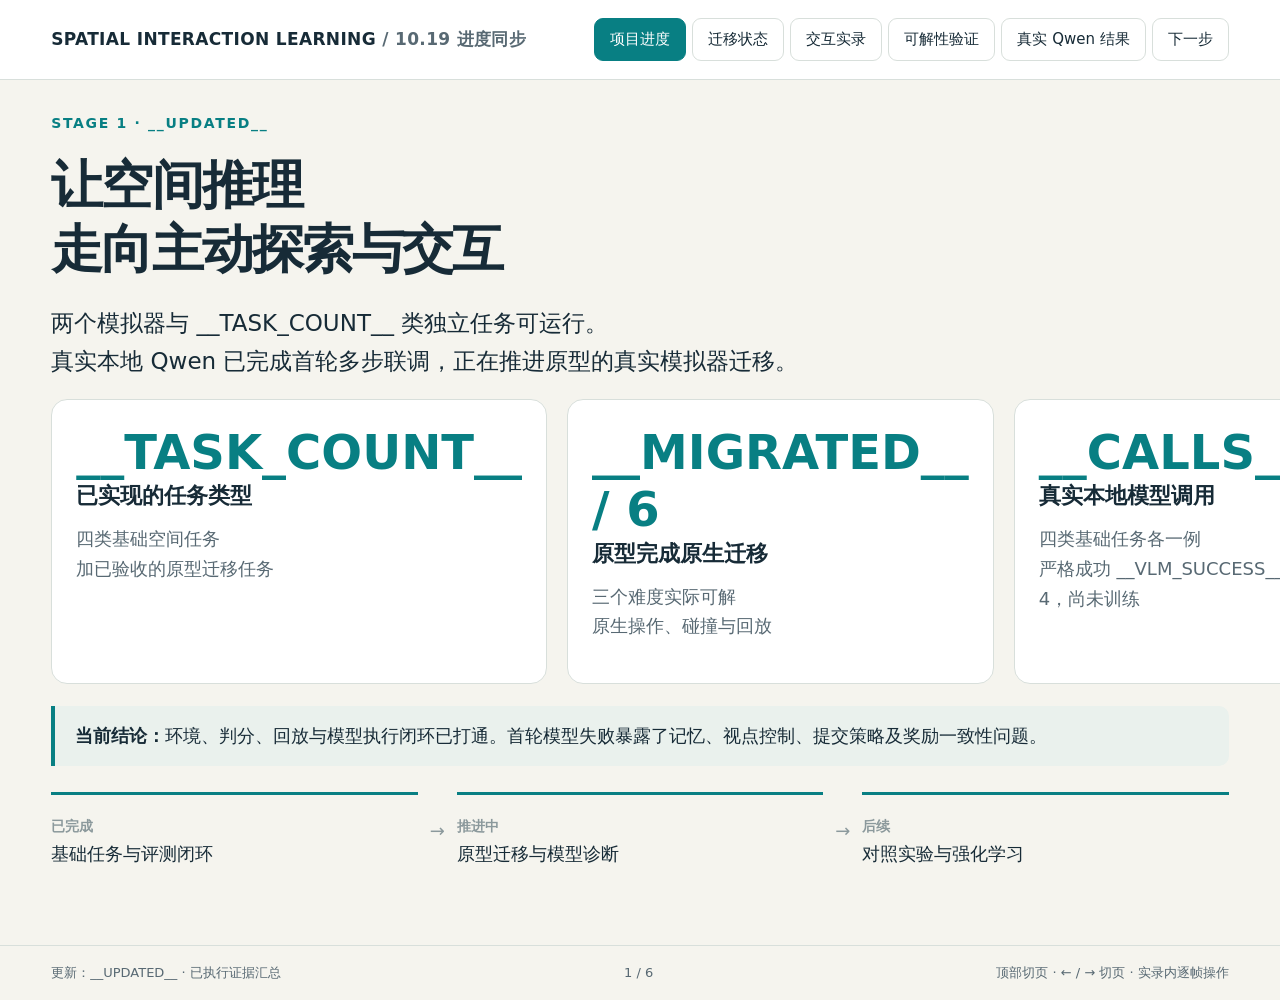
<file: scripts/experiments/stage1_meeting_template.html>
<!doctype html>
<html lang="zh-CN"><head><meta charset="utf-8"><meta name="viewport" content="width=device-width,initial-scale=1">
<title>Spatial Interaction Learning · 阶段进度</title>
<style>
:root{--bg:#f5f4ee;--ink:#172b37;--muted:#586973;--accent:#087f83;--line:#d8dfdb;--warm:#ae541b}*{box-sizing:border-box}body{margin:0;background:var(--bg);color:var(--ink);font:18px/1.65 system-ui,"PingFang SC","Microsoft YaHei",sans-serif}header{display:flex;align-items:center;justify-content:space-between;padding:18px 4vw;background:#fff;border-bottom:1px solid var(--line);gap:20px}header strong{font-size:17px;letter-spacing:.02em}nav{display:flex;gap:6px;flex-wrap:wrap}button{font:inherit;cursor:pointer;border:1px solid var(--line);border-radius:9px;background:#fff;color:var(--ink);padding:8px 15px}button:hover{border-color:var(--accent)}button.active,button.primary{background:var(--accent);color:white;border-color:var(--accent)}button:disabled{opacity:.4;cursor:default}nav button{font-size:15px}main{max-width:1400px;margin:0 auto;padding:32px 4vw 50px}.slide{display:none}.slide.active{display:block}h1{font-size:clamp(34px,4.1vw,62px);line-height:1.22;letter-spacing:-.035em;margin:18px 0 24px}h2{font-size:clamp(28px,3vw,40px);line-height:1.3;margin:5px 0 20px}h3{font-size:22px;line-height:1.4;margin:0 0 12px}p{margin:0 0 18px}.eyebrow{font-size:14px;font-weight:750;color:var(--accent);letter-spacing:.12em}.lead{font-size:23px;max-width:920px}.muted,small{color:var(--muted)}.grid{display:grid;gap:20px}.three{grid-template-columns:repeat(3,1fr)}.two{grid-template-columns:1fr 1fr}.card{background:#fff;border:1px solid var(--line);border-radius:16px;padding:24px}.number{font-size:48px;font-weight:750;line-height:1.2;color:var(--accent)}.tag{display:inline-block;font-size:13px;font-weight:650;padding:4px 10px;border-radius:20px;background:#e3efeb;color:#12666a;margin:0 6px 8px 0}.tag.warn{color:var(--warm);background:#fff0df}.note{padding:15px 20px;border-left:4px solid var(--accent);background:#eaf1ed;border-radius:0 10px 10px 0;margin:22px 0}.warning{background:#fff0df;border-color:#b96429;color:#713e1e}.flow{display:flex;gap:12px;align-items:center;margin:26px 0}.flow div{flex:1;border-top:3px solid var(--accent);padding-top:15px}.flow span{color:#8b999c}.status{font-size:14px;color:var(--accent);font-weight:bold}.pending{color:var(--warm)}table{width:100%;border-collapse:collapse;background:white;border-radius:12px;overflow:hidden;margin:20px 0}th,td{text-align:left;padding:15px 20px;border-bottom:1px solid var(--line)}th{background:#e7eeea}td strong{color:var(--accent)}.foot{font-size:14px;color:var(--muted);margin-top:22px}.tabs{display:flex;gap:9px;flex-wrap:wrap;margin:18px 0}.demo-grid{display:grid;grid-template-columns:minmax(0,1.5fr) minmax(290px,1fr);gap:24px}.screen{background:#192432;border-radius:12px;position:relative;overflow:hidden}.screen img{width:100%;height:clamp(280px,40vh,470px);object-fit:contain;display:block}.screen .badge{position:absolute;left:10px;top:10px;background:#172b37df;color:#fff;border-radius:6px;font-size:13px;padding:3px 9px}.controls{display:flex;align-items:center;gap:8px;margin-top:12px;flex-wrap:wrap}.controls button{font-size:15px;padding:7px 12px}.controls input{flex:1;min-width:90px;accent-color:var(--accent)}.step{font-size:15px}.explain{margin-top:20px}.explain label{cursor:pointer;font-size:16px}.explain input{accent-color:var(--warm)}.compare{display:grid;grid-template-columns:1fr 1fr;gap:12px}.compare img{width:100%;background:#192432;border-radius:8px}.compare figure{margin:0;position:relative}.compare figcaption{font-size:14px;color:var(--muted)}.bbox{position:absolute;pointer-events:none;border:3px solid #ff9d32;box-shadow:0 0 0 1px #0005;display:none}.evaluator{border:1px solid #dca878;background:#fff5e8;border-radius:12px;padding:20px;margin-top:18px}.evaluator img{width:100%;max-width:448px;border-radius:8px}.hidden{display:none!important}#stepLabel{font-weight:700;margin-bottom:4px}#caseGoal{font-size:21px}#caseResult{font-weight:bold;color:#8b471f}.phase{font-size:14px;color:var(--accent)}footer{display:flex;justify-content:space-between;gap:15px;border-top:1px solid var(--line);padding:16px 4vw;font-size:13px;color:var(--muted)}.checklist{list-style:none;padding:0;margin:0}.checklist li{padding:10px 0;border-bottom:1px solid var(--line)}.checklist li:last-child{border-bottom:0}.stepnum{color:var(--accent);font-weight:750;margin-right:12px}.timeline .card{border-top:4px solid var(--accent)}.timeline .card.next{border-top-color:#c47a40}details{font-size:15px}summary{cursor:pointer;color:var(--accent)}a{color:var(--accent)}noscript{display:block;background:#fff0df;padding:20px}@media(max-width:850px){header{align-items:flex-start;flex-direction:column}.three,.two,.demo-grid{grid-template-columns:1fr}main{padding:25px 5vw}.flow{flex-wrap:wrap}.flow div{min-width:40%}h1{font-size:38px}.lead{font-size:20px}th,td{padding:10px;font-size:15px}}@media print{header,footer,.controls,.tabs,.explain{display:none}.slide{display:block!important;page-break-after:always}body{font-size:12pt;background:#fff}h1{font-size:30pt}h2{font-size:24pt}main{padding:0}.screen img{height:240px}.card{break-inside:avoid}}
</style></head><body>
<header><strong>SPATIAL INTERACTION LEARNING <span class="muted">/ 10.19 进度同步</span></strong><nav aria-label="报告页面"><button data-page="0" class="active">项目进度</button><button data-page="1">迁移状态</button><button data-page="2">交互实录</button><button data-page="3">可解性验证</button><button data-page="4">真实 Qwen 结果</button><button data-page="5">下一步</button></nav></header>
<noscript>交互播放需要 JavaScript。可阅读 progress-report.md 或查看 replays 内 GIF。</noscript>
<main>
<section class="slide active" data-slide="0"><div class="eyebrow">STAGE 1 · __UPDATED__</div><h1>让空间推理<br>走向主动探索与交互</h1><p class="lead">两个模拟器与 __TASK_COUNT__ 类独立任务可运行。<br>真实本地 Qwen 已完成首轮多步联调，正在推进原型的真实模拟器迁移。</p><div class="grid three"><div class="card"><div class="number">__TASK_COUNT__</div><h3>已实现的任务类型</h3><p class="muted">四类基础空间任务<br>加已验收的原型迁移任务</p></div><div class="card"><div class="number">__MIGRATED__ / 6</div><h3>原型完成原生迁移</h3><p class="muted">三个难度实际可解<br>原生操作、碰撞与回放</p></div><div class="card"><div class="number">__CALLS__</div><h3>真实本地模型调用</h3><p class="muted">四类基础任务各一例<br>严格成功 __VLM_SUCCESS__ / 4，尚未训练</p></div></div><div class="note"><strong>当前结论：</strong>环境、判分、回放与模型执行闭环已打通。首轮模型失败暴露了记忆、视点控制、提交策略及奖励一致性问题。</div><div class="flow"><div><span class="status">已完成</span><br>基础任务与评测闭环</div><span>→</span><div><span class="status">推进中</span><br>原型迁移与模型诊断</div><span>→</span><div><span class="status pending">后续</span><br>对照实验与强化学习</div></div></section>
<section class="slide" data-slide="1"><div class="eyebrow">MIGRATION · 完整验收后才移出原型目录</div><h2>从符号原型，迁移到真实室内交互</h2><p>基础四任务已保留独立入口：物体缺失、物体移动、形状识别、姿态对齐。六个 Interaction Lab 原型按顺序推进：</p><table><thead><tr><th>任务</th><th>当前状态</th></tr></thead><tbody>__NATIVE_ROWS__</tbody></table><div class="grid two"><article class="card"><h3>空间记忆导航</h3><p>真实室内探索 → 记忆地标 → 相机复位 → 有序到访 → 返回目标。训练价值在空间记忆与多步导航；不是程序化迷宫生成。</p></article><article class="card"><h3>容器依赖取物</h3><p>容器关闭时拿不到目标；需要先开、再取、运送、归置并关门。1 / 2 / 3 件订单逐级增加规划负担；不是虚构钥匙锁门。</p></article></div><div class="note">共用能力：第一人称 RGB、多步动作、固定种子、自动判分与完整回放。评估者真值与代理观察分开保存；每完成一项，先更新本报告再继续迁移。</div></section>
<section class="slide" data-slide="2"><div class="eyebrow">RECORDED DEMO · 真实画面 / 离线回放</div><h2>任务如何交互：完整长动作实录</h2><span class="tag warn">特权脚本 / Oracle：用于可解性与动作展示</span><span class="tag">__TASK_COUNT__ 类任务，可逐帧查看；与真实 VLM 结果分开展示</span><div class="tabs" id="taskTabs"></div><div class="demo-grid"><div><div class="screen"><img id="mainFrame" alt="当前代理观察画面"><span class="badge">代理实际观察 · 实录</span></div><div class="controls"><button id="prevFrame">上一步</button><button id="play" class="primary">自动播放</button><button id="nextFrame">下一步</button><input id="scrub" type="range" min="0" value="0" aria-label="轨迹步数"><span id="stepCount" class="step"></span></div><p class="foot">仅播放已执行轨迹；不在此页面调用模拟器或模型。</p></div><div><h3 id="caseTitle"></h3><p id="caseGoal"></p><div class="card"><div id="casePhase" class="phase"></div><p id="stepLabel"></p><p id="caseFocus" class="muted"></p></div><div class="explain"><label><input type="checkbox" id="showEvaluator"> 显示评估者说明与答案</label></div><div id="evaluatorPanel" class="evaluator hidden"><span class="tag warn">评估者专用 · 不属于代理观察</span><p id="caseResult"></p><p id="evaluatorNote"></p><div id="extraView" class="hidden"><img id="inspectionImage" alt="评估者补充的新位置视角"><p class="foot">评估者查看移动后位置；相机切换不属于代理轨迹。</p></div></div></div></div><div class="compare" style="margin-top:22px"><figure><div style="position:relative"><img id="initialFrame" alt="初始观察"><span id="targetBox" class="bbox"></span></div><figcaption id="initialCaption"></figcaption></figure><figure><img id="changedFrame" alt="变化后或任务结束画面"><figcaption id="changedCaption"></figcaption></figure></div><p class="foot" id="caseMeta"></p></section>

<section class="slide" data-slide="3"><div class="eyebrow">EVIDENCE · 工程与可解性，不是模型准确率</div><h2>验证：真正执行，再检查实际状态</h2><p class="lead">例如容器取物：关门拿不到 → 开门拿到 → 运送并放置 → 关好来源 → 检查物品归属与空手状态。</p><div class="grid three"><div class="card"><div class="number">12 / 12</div><h3>基础四任务 Oracle</h3><p class="muted">历史可解性样例<br>另有 12 / 12 回放通过</p></div><div class="card"><div class="number">__NATIVE_CASES__ / __NATIVE_CASES__</div><h3>新增迁移任务 Oracle</h3><p class="muted">每项三个难度 / 场景<br>另有对应回放通过</p></div><div class="card"><div class="number">反例</div><h3>防止“随便完成”</h3><p class="muted">提前提交必须失败<br>非法动作与短随机交互检查</p></div></div><table><thead><tr><th>新增原生任务</th><th>Oracle</th><th>回放</th><th>L1 / L2 / L3 动作数</th></tr></thead><tbody>__PROOF_ROWS__</tbody></table><div class="note warning"><strong>解读边界：</strong>Oracle 使用私有状态，只证明任务可解。每个难度当前只有一个案例，不代表泛化；随机策略的历史行动预算不同，不能据此得出交互收益或公平策略比较。</div><details><summary>验证依据与回放说明</summary><p>来源与文件哈希见 demo-summary.json。原生渲染允许有界的小幅像素差异，几何环境精确比较；新版本回放另核对真实物体、相机与任务状态。历史运行按各自记录的校验规则报告，不追溯声称执行了新增检查。旧版 79 项回归属于历史记录，不是当前测试总数。</p></details></section>
<section class="slide" data-slide="4"><div class="eyebrow">LIVE LOCAL VLM · __MODEL__ / H200 / vLLM</div><h2>模型已能连续交互，首轮严格成功 __VLM_SUCCESS__ / 4</h2><p>四类基础任务各一个案例、最多 20 步。__CALLS__ 次实际调用、43 张观察帧，动作全部可解析并被环境接受。没有 oracle 答案修正，没有训练。</p><table><thead><tr><th>任务</th><th>调用数</th><th>实际表现</th></tr></thead><tbody><tr><td>主动形状识别</td><td>20</td><td>持续移动视点，未提交；目标一度离开视野</td></tr><tr><td>三维姿态对齐</td><td>2</td><td>过早提交，旋转误差仍为 90°</td></tr><tr><td>物体缺失</td><td>15</td><td>找对缺失对象，但原位置错误</td></tr><tr><td>物体移动</td><td>2</td><td>记忆后立即回答，未搜索新位置，判断错误</td></tr></tbody></table><div class="note warning"><strong>训练前的关键修复：</strong>缺失案例原位置错误，严格任务失败，却获得 0.925 奖励。奖励需要与完整成功标准对齐，不能将高奖励解释为完成。</div><p><a href="vlm-results.html">打开真实模型逐帧结果与原始输出 →</a></p><p class="foot">这是四例联调，不是正式模型基准。新增迁移任务尚未做 VLM 评测。Slurm 权限及服务连接已恢复；首次室内初始化失败单独保留，重试完成后再汇总。</p></section>
<section class="slide" data-slide="5"><div class="eyebrow">NEXT · 从闭环可用走向研究结论</div><h2>先保证任务和奖励可靠，再比较交互收益</h2><div class="grid two"><article class="card"><h3>接下来优先完成</h3><ul class="checklist"><li><span class="stepnum">01</span>奖励与完整成功标准一致</li><li><span class="stepnum">02</span>按顺序完成剩余原型迁移</li><li><span class="stepnum">03</span>改善对象记忆、公开反馈和提交策略</li><li><span class="stepnum">04</span>每个完整迁移后立即同步汇报</li></ul></article><article class="card"><h3>后续研究实验</h3><ul class="checklist"><li>同模型、同样例、同预算：静态观察 / 主动交互</li><li>有记忆 / 无记忆，并分析失败类型</li><li>扩大场景与几何形状，隔离未见测试集</li><li>基线可靠后，再做 RL 与泛化实验</li></ul></article></div><div class="note"><strong>尚不能下的结论：</strong>模型能力已提升、交互必然有效、训练带来收益。当前未开展 RL；样例规模不足以判断泛化。</div><details><summary>当前任务语义与限制</summary><p>缺失使用原生停用，并非销毁物体。动态变化任务的容器内移动、多物体变化仍待扩展。形状演示尚未系统保证初始视角歧义。脚本中的长动作说明操作效果，不代表最优策略；评估者补充视角不是自主搜索证据。</p></details><p class="foot">可离线分享：progress-demo.zip。报告：progress-report.md；讲稿：speaker-notes.md；备用：replays/；证据索引：demo-summary.json。</p></section>
</main><footer><span>更新：__UPDATED__ · 已执行证据汇总</span><span id="pageCount">1 / 6</span><span>顶部切页 · ← / → 切页 · 实录内逐帧操作</span></footer>
<script id="case-data" type="application/json">__CASES__</script>
<script>
'use strict';
const cases=JSON.parse(document.getElementById('case-data').textContent);
let page=0,taskIndex=0,frameIndex=0,timer=null;
const el=id=>document.getElementById(id);
function pause(){if(timer!==null){clearInterval(timer);timer=null;}el('play').textContent='自动播放';}
function showPage(n){pause();page=Math.max(0,Math.min(5,n));document.querySelectorAll('[data-slide]').forEach((s,i)=>s.classList.toggle('active',i===page));document.querySelectorAll('[data-page]').forEach((s,i)=>s.classList.toggle('active',i===page));el('pageCount').textContent=(page+1)+' / 6';}
document.querySelectorAll('[data-page]').forEach(b=>b.addEventListener('click',()=>showPage(Number(b.dataset.page))));
function draw(){const c=cases[taskIndex],f=c.frames[frameIndex];el('mainFrame').src=f.image;el('caseTitle').textContent=c.title;el('caseGoal').textContent=c.goal;el('caseFocus').textContent=c.focus;el('casePhase').textContent=f.phase+(f.terminal?' · 已提交':'');el('stepLabel').textContent=f.label;el('stepCount').textContent=frameIndex+' / '+(c.frames.length-1);el('scrub').max=c.frames.length-1;el('scrub').value=frameIndex;el('prevFrame').disabled=frameIndex===0;el('nextFrame').disabled=frameIndex===c.frames.length-1;const native=!!c.evaluator;el('initialFrame').src=c.frames[0].image;el('changedFrame').src=c.frames[native?c.change_frame:c.frames.length-1].image;el('initialCaption').textContent='初始观察（代理画面）';el('changedCaption').textContent=native?'隐藏变化后（同一初始视角）':'任务结束画面（代理画面）';el('caseMeta').textContent='固定种子 '+c.seed+' · '+c.steps+' 次动作（含提交） · 特权脚本 / Oracle 实录；真实 Qwen 结果见专页';el('caseResult').textContent=c.result;const on=el('showEvaluator').checked;el('evaluatorPanel').classList.toggle('hidden',!on);el('evaluatorNote').textContent=native?(taskIndex===0?'“缺失”表示原生停用：不再渲染、碰撞或交互；并非销毁物体。':'补充视角只解释干预后的真实位置；未计入上方代理轨迹。'):'该结果由真值自动核验；oracle 知道答案，不能代表模型能力。';const extra=native&&!!c.evaluator.inspection;el('extraView').classList.toggle('hidden',!extra);if(extra)el('inspectionImage').src=c.evaluator.inspection.image;const box=el('targetBox');box.style.display=on&&native?'block':'none';if(native){const b=c.evaluator.initial.bbox;box.style.left=(100*b[0]/c.image_width)+'%';box.style.top=(100*b[1]/c.image_width)+'%';box.style.width=(100*(b[2]-b[0])/c.image_width)+'%';box.style.height=(100*(b[3]-b[1])/c.image_width)+'%';}document.querySelectorAll('[data-task]').forEach((b,i)=>b.classList.toggle('active',i===taskIndex));}
function selectTask(n){pause();taskIndex=n;frameIndex=0;el('showEvaluator').checked=false;draw();}
cases.forEach((c,i)=>{const b=document.createElement('button');b.textContent=c.title;b.dataset.task=i;b.addEventListener('click',()=>selectTask(i));el('taskTabs').appendChild(b);});
el('prevFrame').addEventListener('click',()=>{pause();frameIndex=Math.max(0,frameIndex-1);draw();});
el('nextFrame').addEventListener('click',()=>{pause();frameIndex=Math.min(cases[taskIndex].frames.length-1,frameIndex+1);draw();});
el('scrub').addEventListener('input',()=>{pause();frameIndex=Number(el('scrub').value);draw();});
el('showEvaluator').addEventListener('change',draw);
el('play').addEventListener('click',()=>{if(timer!==null){pause();return;}if(frameIndex===cases[taskIndex].frames.length-1){frameIndex=0;draw();}el('play').textContent='暂停';timer=setInterval(()=>{frameIndex++;draw();if(frameIndex===cases[taskIndex].frames.length-1)pause();},500);});
document.addEventListener('keydown',e=>{if(e.target.tagName==='INPUT')return;if(e.key==='ArrowRight')showPage(page+1);if(e.key==='ArrowLeft')showPage(page-1);});
draw();
</script></body></html>
</file>
